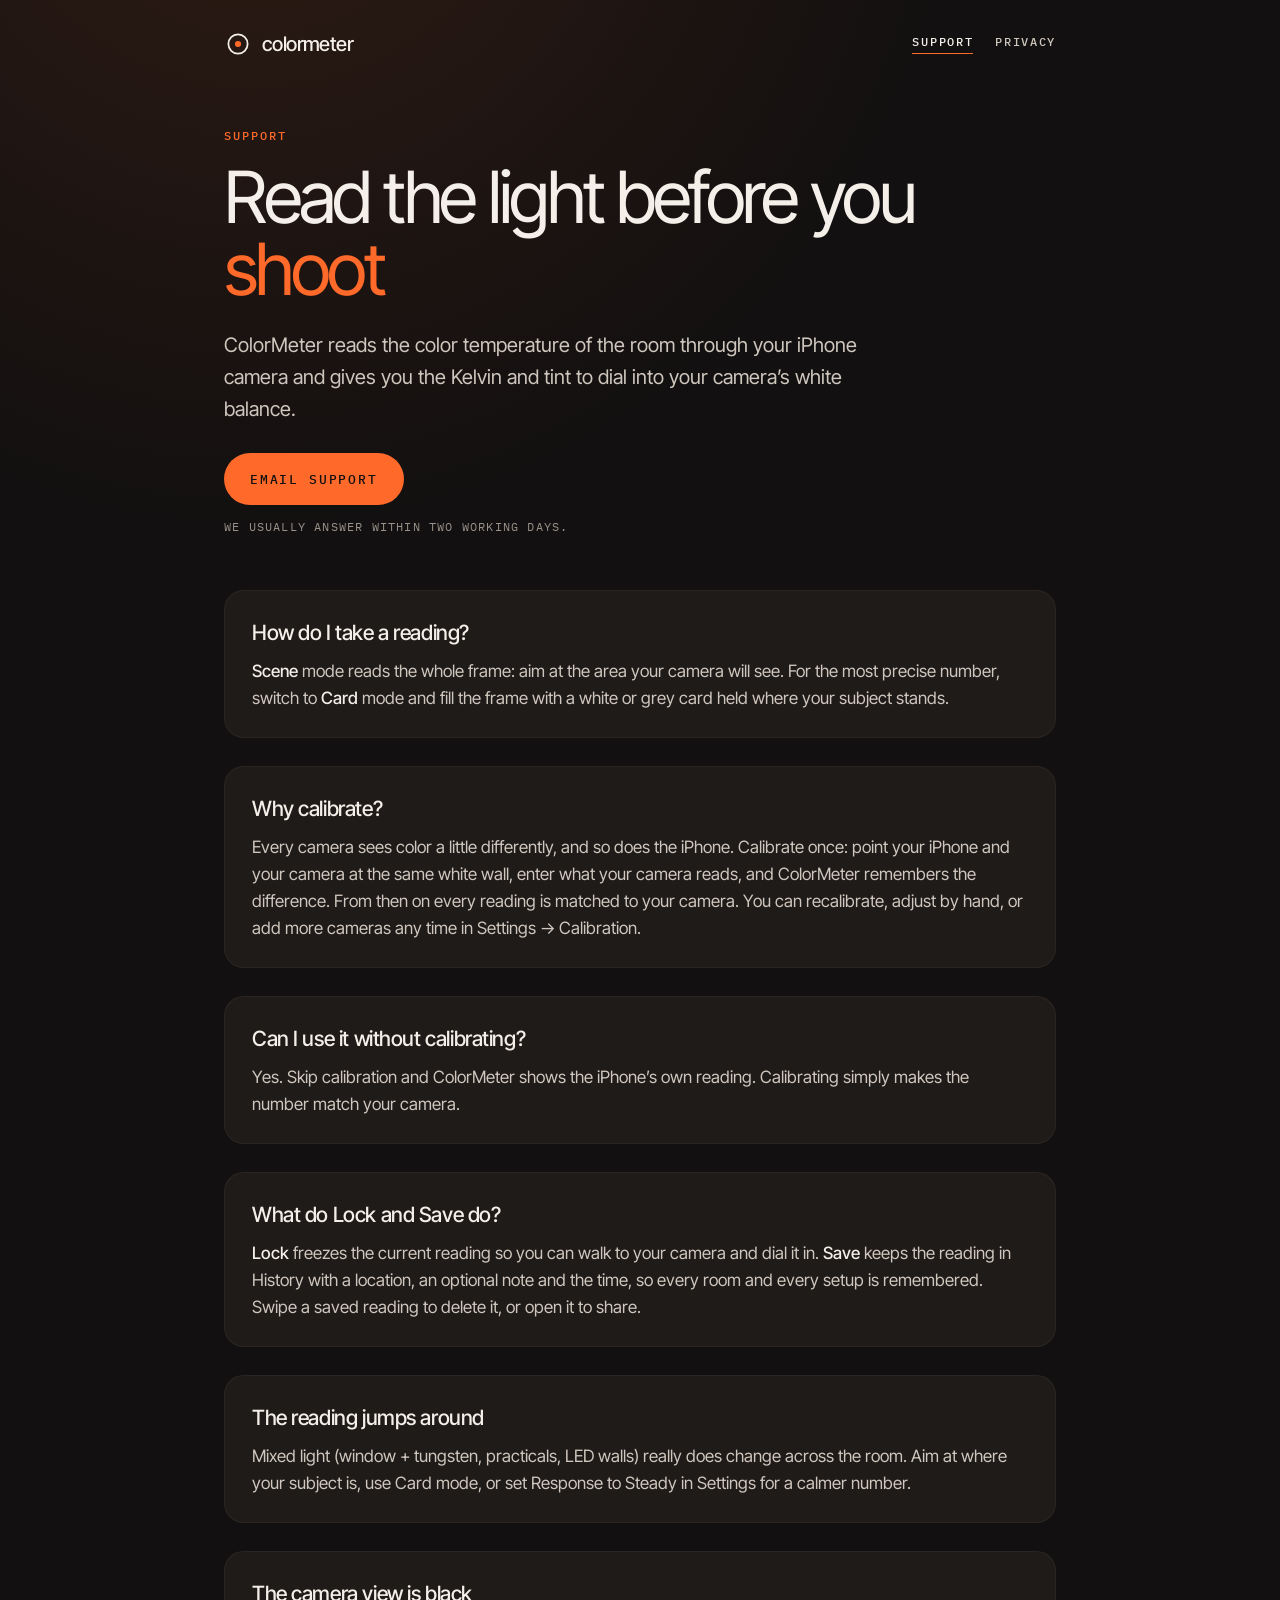
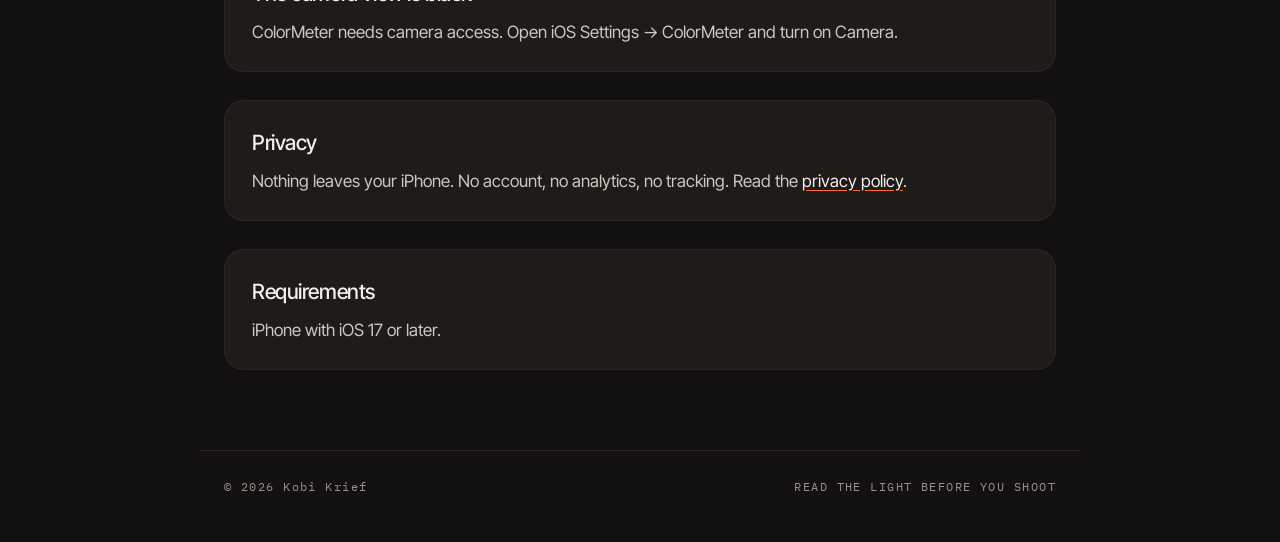
<file: index.html>
<!doctype html>
<html lang="en">
<head>
<meta charset="utf-8">
<meta name="viewport" content="width=device-width, initial-scale=1">
<title>ColorMeter · Support</title>
<meta name="description" content="ColorMeter reads the color temperature of the light with your iPhone camera and gives you the Kelvin and tint to dial into your camera.">
<link rel="icon" href="icon.png">
<link rel="preconnect" href="https://fonts.googleapis.com"><link rel="preconnect" href="https://fonts.gstatic.com" crossorigin>
<link href="https://fonts.googleapis.com/css2?family=IBM+Plex+Mono:wght@400;500&family=Inter+Tight:wght@300;400;500&display=swap" rel="stylesheet">
<link rel="stylesheet" href="style.css">
</head>
<body>
<header class="top">
  <a class="brand" href="./"><svg width="28" height="28" viewBox="0 0 64 64" aria-hidden="true"><circle cx="32" cy="32" r="22" fill="none" stroke="#F4EFE8" stroke-width="4"/><circle cx="32" cy="32" r="7" fill="#FF6A2B"/></svg>colormeter</a>
  <nav><a href="./" aria-current="page">SUPPORT</a><a href="privacy.html">PRIVACY</a></nav>
</header>
<main class="wrap">
  <p class="eyebrow">SUPPORT</p>
  <h1>Read the light before you <em>shoot</em></h1>
  <p class="lede">ColorMeter reads the color temperature of the room through your iPhone camera and gives you the Kelvin and tint to dial into your camera’s white balance.</p>
  <a class="btn" href="mailto:particlestudio.co@gmail.com?subject=ColorMeter%20support">EMAIL SUPPORT</a>
  <p class="meta">We usually answer within two working days.</p>

  <section>
    <h2>How do I take a reading?</h2>
    <p><b>Scene</b> mode reads the whole frame: aim at the area your camera will see. For the most precise number, switch to <b>Card</b> mode and fill the frame with a white or grey card held where your subject stands.</p>
  </section>
  <section>
    <h2>Why calibrate?</h2>
    <p>Every camera sees color a little differently, and so does the iPhone. Calibrate once: point your iPhone and your camera at the same white wall, enter what your camera reads, and ColorMeter remembers the difference. From then on every reading is matched to your camera. You can recalibrate, adjust by hand, or add more cameras any time in Settings → Calibration.</p>
  </section>
  <section>
    <h2>Can I use it without calibrating?</h2>
    <p>Yes. Skip calibration and ColorMeter shows the iPhone’s own reading. Calibrating simply makes the number match your camera.</p>
  </section>
  <section>
    <h2>What do Lock and Save do?</h2>
    <p><b>Lock</b> freezes the current reading so you can walk to your camera and dial it in. <b>Save</b> keeps the reading in History with a location, an optional note and the time, so every room and every setup is remembered. Swipe a saved reading to delete it, or open it to share.</p>
  </section>
  <section>
    <h2>The reading jumps around</h2>
    <p>Mixed light (window + tungsten, practicals, LED walls) really does change across the room. Aim at where your subject is, use Card mode, or set Response to Steady in Settings for a calmer number.</p>
  </section>
  <section>
    <h2>The camera view is black</h2>
    <p>ColorMeter needs camera access. Open iOS Settings → ColorMeter and turn on Camera.</p>
  </section>
  <section>
    <h2>Privacy</h2>
    <p>Nothing leaves your iPhone. No account, no analytics, no tracking. Read the <a href="privacy.html">privacy policy</a>.</p>
  </section>
  <section>
    <h2>Requirements</h2>
    <p>iPhone with iOS 17 or later.</p>
  </section>
</main>
<footer class="foot"><span>© 2026 Kobi Krief</span><span>READ THE LIGHT BEFORE YOU SHOOT</span></footer>
</body>
</html>
</file>
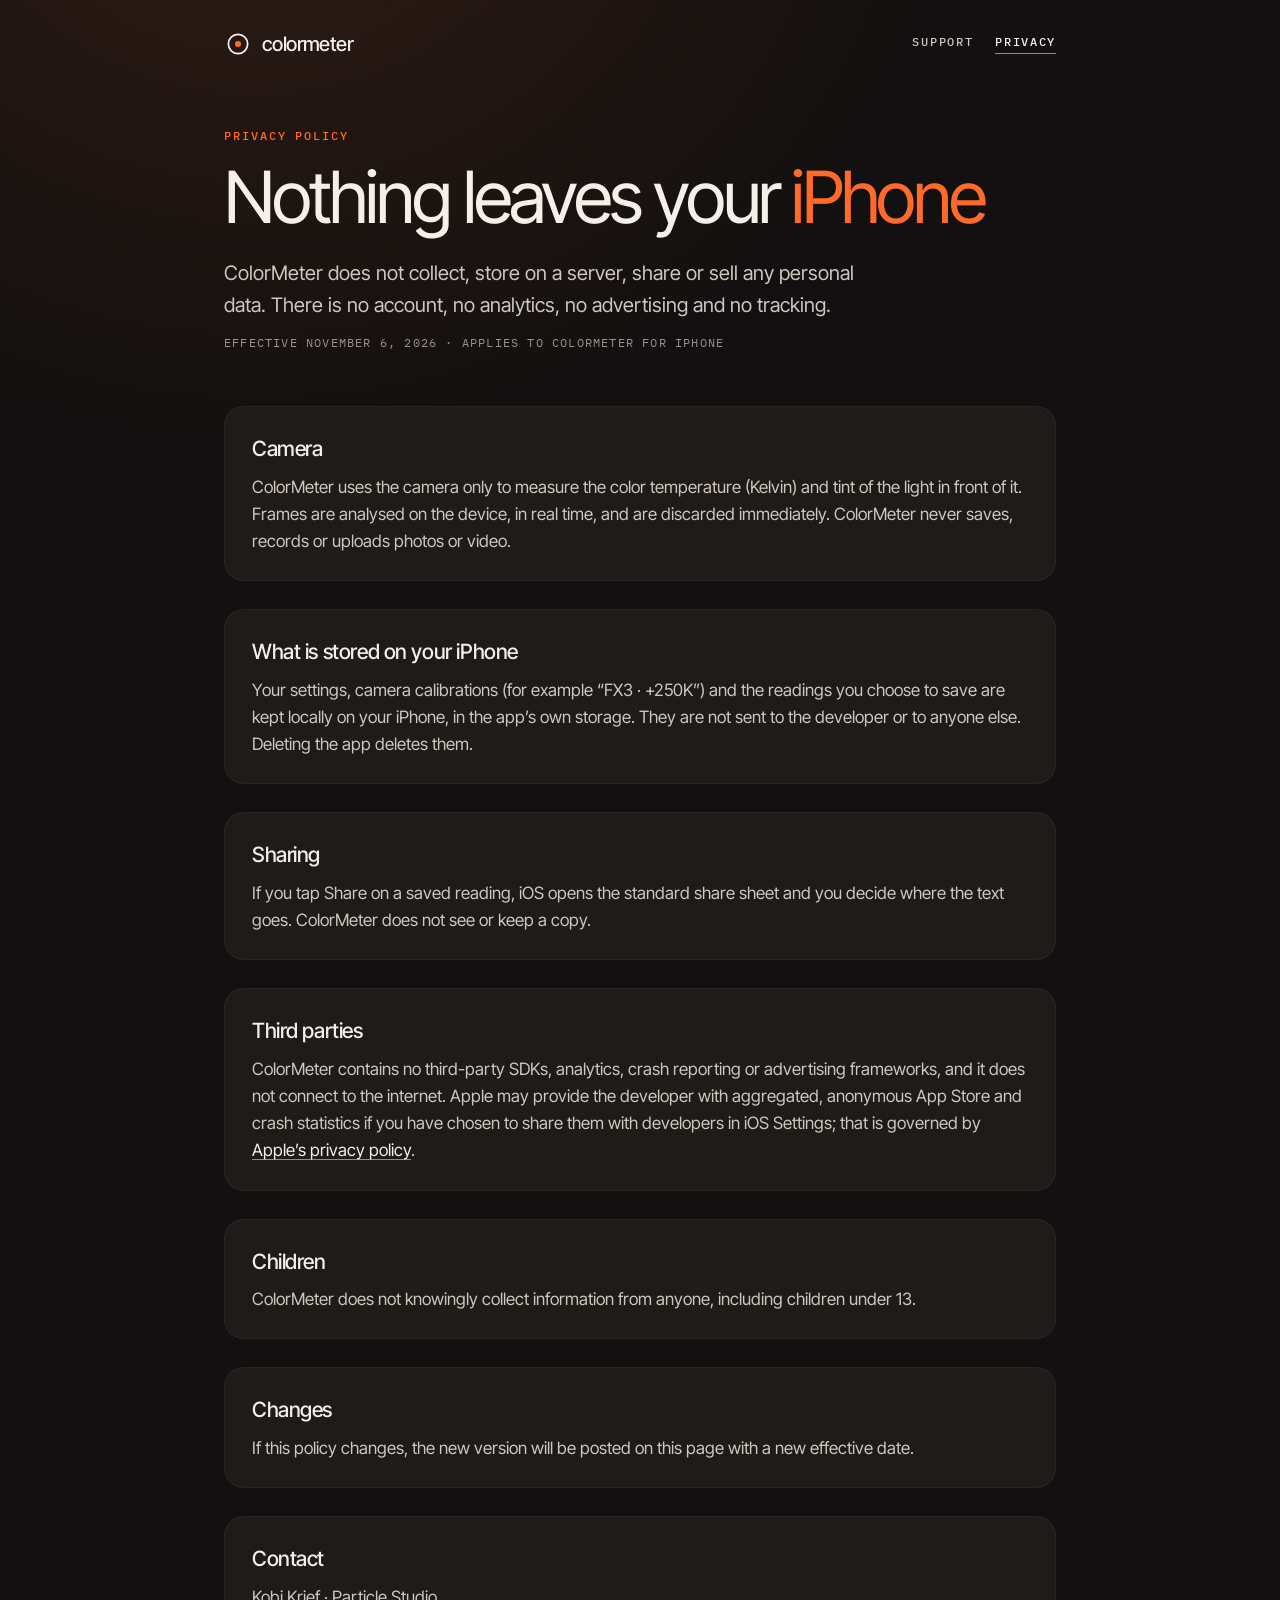
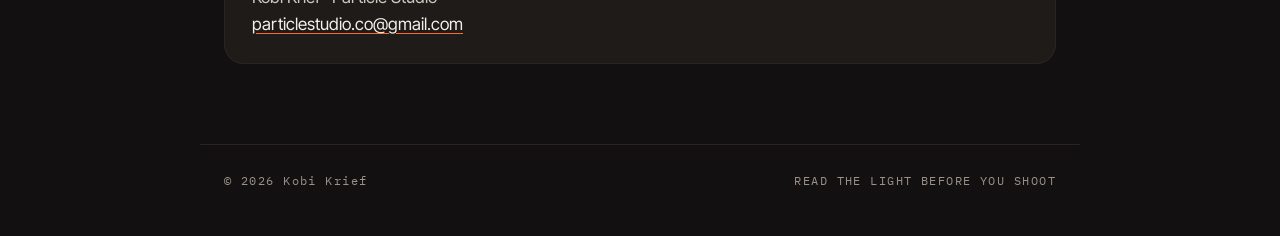
<file: privacy.html>
<!doctype html>
<html lang="en">
<head>
<meta charset="utf-8">
<meta name="viewport" content="width=device-width, initial-scale=1">
<title>ColorMeter · Privacy Policy</title>
<meta name="description" content="ColorMeter privacy policy. ColorMeter collects no data: readings, calibrations and history stay on your iPhone.">
<link rel="icon" href="icon.png">
<link rel="preconnect" href="https://fonts.googleapis.com"><link rel="preconnect" href="https://fonts.gstatic.com" crossorigin>
<link href="https://fonts.googleapis.com/css2?family=IBM+Plex+Mono:wght@400;500&family=Inter+Tight:wght@300;400;500&display=swap" rel="stylesheet">
<link rel="stylesheet" href="style.css">
</head>
<body>
<header class="top">
  <a class="brand" href="./"><svg width="28" height="28" viewBox="0 0 64 64" aria-hidden="true"><circle cx="32" cy="32" r="22" fill="none" stroke="#F4EFE8" stroke-width="4"/><circle cx="32" cy="32" r="7" fill="#FF6A2B"/></svg>colormeter</a>
  <nav><a href="./">SUPPORT</a><a href="privacy.html" aria-current="page">PRIVACY</a></nav>
</header>
<main class="wrap">
  <p class="eyebrow">PRIVACY POLICY</p>
  <h1>Nothing leaves your <em>iPhone</em></h1>
  <p class="lede">ColorMeter does not collect, store on a server, share or sell any personal data. There is no account, no analytics, no advertising and no tracking.</p>
  <p class="meta">Effective November 6, 2026 · Applies to ColorMeter for iPhone</p>

  <section>
    <h2>Camera</h2>
    <p>ColorMeter uses the camera only to measure the color temperature (Kelvin) and tint of the light in front of it. Frames are analysed on the device, in real time, and are discarded immediately. ColorMeter never saves, records or uploads photos or video.</p>
  </section>
  <section>
    <h2>What is stored on your iPhone</h2>
    <p>Your settings, camera calibrations (for example “FX3 · +250K”) and the readings you choose to save are kept locally on your iPhone, in the app’s own storage. They are not sent to the developer or to anyone else. Deleting the app deletes them.</p>
  </section>
  <section>
    <h2>Sharing</h2>
    <p>If you tap Share on a saved reading, iOS opens the standard share sheet and you decide where the text goes. ColorMeter does not see or keep a copy.</p>
  </section>
  <section>
    <h2>Third parties</h2>
    <p>ColorMeter contains no third-party SDKs, analytics, crash reporting or advertising frameworks, and it does not connect to the internet. Apple may provide the developer with aggregated, anonymous App Store and crash statistics if you have chosen to share them with developers in iOS Settings; that is governed by <a href="https://www.apple.com/legal/privacy/">Apple’s privacy policy</a>.</p>
  </section>
  <section>
    <h2>Children</h2>
    <p>ColorMeter does not knowingly collect information from anyone, including children under 13.</p>
  </section>
  <section>
    <h2>Changes</h2>
    <p>If this policy changes, the new version will be posted on this page with a new effective date.</p>
  </section>
  <section>
    <h2>Contact</h2>
    <p>Kobi Krief · Particle Studio<br><a href="mailto:particlestudio.co@gmail.com?subject=ColorMeter%20privacy">particlestudio.co@gmail.com</a></p>
  </section>
</main>
<footer class="foot"><span>© 2026 Kobi Krief</span><span>READ THE LIGHT BEFORE YOU SHOOT</span></footer>
</body>
</html>
</file>
<file: style.css>
:root{--ground:#121010;--surface:#1F1B19;--line:#2A2522;--strong:#3A3430;--cream:#F4EFE8;--soft:#CFC7BE;--muted:#9A918A;--acc:#FF6A2B}
*{box-sizing:border-box}
html{background:var(--ground)}
body{margin:0;background:radial-gradient(ellipse 80% 50% at 20% -10%,rgba(255,106,43,.13),rgba(18,16,16,0) 70%),var(--ground);color:var(--cream);
  font:400 17px/1.6 "Inter Tight",system-ui,sans-serif;-webkit-font-smoothing:antialiased;min-height:100vh}
a{color:var(--cream);text-decoration-color:var(--acc);text-underline-offset:3px}
a:hover{color:var(--acc)}
.top{max-width:880px;margin:0 auto;padding:28px 24px;display:flex;align-items:center;justify-content:space-between;gap:16px}
.brand{display:flex;align-items:center;gap:10px;text-decoration:none;font-weight:500;font-size:20px;letter-spacing:-.03em}
.brand:hover{color:var(--cream)}
nav{display:flex;gap:22px;font:500 12px "IBM Plex Mono",monospace;letter-spacing:.14em}
nav a{text-decoration:none;color:var(--soft)}
nav a[aria-current]{color:var(--cream);border-bottom:1.5px solid var(--acc);padding-bottom:4px}
.wrap{max-width:880px;margin:0 auto;padding:40px 24px 80px}
.eyebrow{margin:0 0 18px;font:500 12px "IBM Plex Mono",monospace;letter-spacing:.16em;color:var(--acc)}
h1{margin:0;font-weight:400;font-size:clamp(40px,7vw,72px);line-height:1;letter-spacing:-.045em}
h1 em{font-style:normal;color:var(--acc)}
.lede{max-width:640px;margin:24px 0 0;font-size:20px;color:var(--soft)}
.meta{margin:14px 0 0;font:400 12px "IBM Plex Mono",monospace;letter-spacing:.1em;color:var(--muted);text-transform:uppercase}
.btn{display:inline-flex;align-items:center;height:52px;padding:0 26px;margin-top:28px;border-radius:26px;background:var(--acc);color:var(--ground);
  text-decoration:none;font:500 13px "IBM Plex Mono",monospace;letter-spacing:.14em}
.btn:hover{color:var(--ground);filter:brightness(1.08)}
section{margin-top:28px;padding:26px 28px;border-radius:20px;background:var(--surface);box-shadow:inset 0 0 0 1px var(--line)}
section:first-of-type{margin-top:56px}
h2{margin:0 0 8px;font-weight:500;font-size:21px;letter-spacing:-.02em}
section p{margin:0;color:var(--soft)}
section b{color:var(--cream);font-weight:500}
.foot{max-width:880px;margin:0 auto;padding:28px 24px 48px;border-top:1px solid var(--line);display:flex;flex-wrap:wrap;justify-content:space-between;gap:12px;
  font:400 12px "IBM Plex Mono",monospace;letter-spacing:.12em;color:var(--muted)}
@media (max-width:560px){body{font-size:16px}.top{padding:20px 16px}.wrap{padding:24px 16px 64px}section{padding:20px}.lede{font-size:18px}nav{gap:14px}}
</file>
